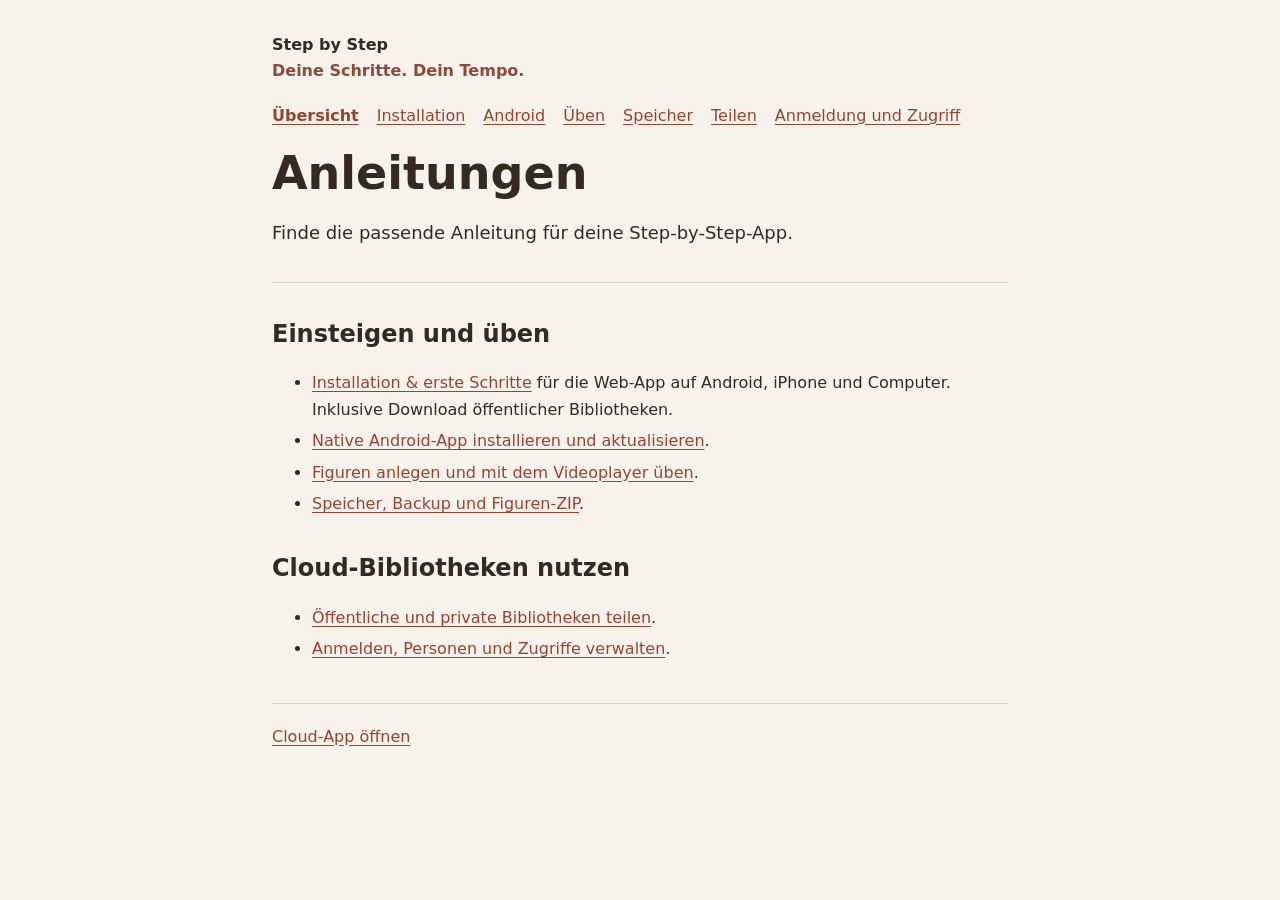
<file: pwa/anleitungen/index.html>
<!doctype html>
<html lang="de-CH">
<head>
  <meta charset="utf-8">
  <meta name="viewport" content="width=device-width, initial-scale=1">
  <meta name="description" content="Finde die passende Anleitung für deine Step-by-Step-App.">
  <title>Anleitungen · Step by Step</title>
  <link rel="stylesheet" href="anleitungen.css">
</head>
<body>
  <a class="skip-link" href="#inhalt">Zum Inhalt</a>
  <main id="inhalt">
    <header>
      <a class="brand" href="../">Step by Step</a>
      <div class="tagline">Deine Schritte. Dein Tempo.</div>
      <nav class="guide-nav" aria-label="Anleitungen">
      <a href="index.html" aria-current="page">Übersicht</a>
      <a href="installation.html">Installation</a>
      <a href="android.html">Android</a>
      <a href="ueben.html">Üben</a>
      <a href="speicher.html">Speicher</a>
      <a href="teilen.html">Teilen</a>
      <a href="benutzerverwaltung.html">Anmeldung und Zugriff</a>
      </nav>
      <h1>Anleitungen</h1>
      <p class="intro">Finde die passende Anleitung für deine Step-by-Step-App.</p>
    </header>
<section><h2>Einsteigen und üben</h2>
<ul>
<li><a href="installation.html">Installation &amp; erste Schritte</a> für die Web-App auf Android, iPhone und Computer. Inklusive Download öffentlicher Bibliotheken.</li>
<li><a href="android.html">Native Android-App installieren und aktualisieren</a>.</li>
<li><a href="ueben.html">Figuren anlegen und mit dem Videoplayer üben</a>.</li>
<li><a href="speicher.html">Speicher, Backup und Figuren-ZIP</a>.</li>
</ul></section>
<section><h2>Cloud-Bibliotheken nutzen</h2><ul>
<li><a href="teilen.html">Öffentliche und private Bibliotheken teilen</a>.</li>
<li><a href="benutzerverwaltung.html">Anmelden, Personen und Zugriffe verwalten</a>.</li>
</ul></section>
    <footer>
      <a href="../">Cloud-App öffnen</a>
    </footer>
  </main>
</body>
</html>
</file>
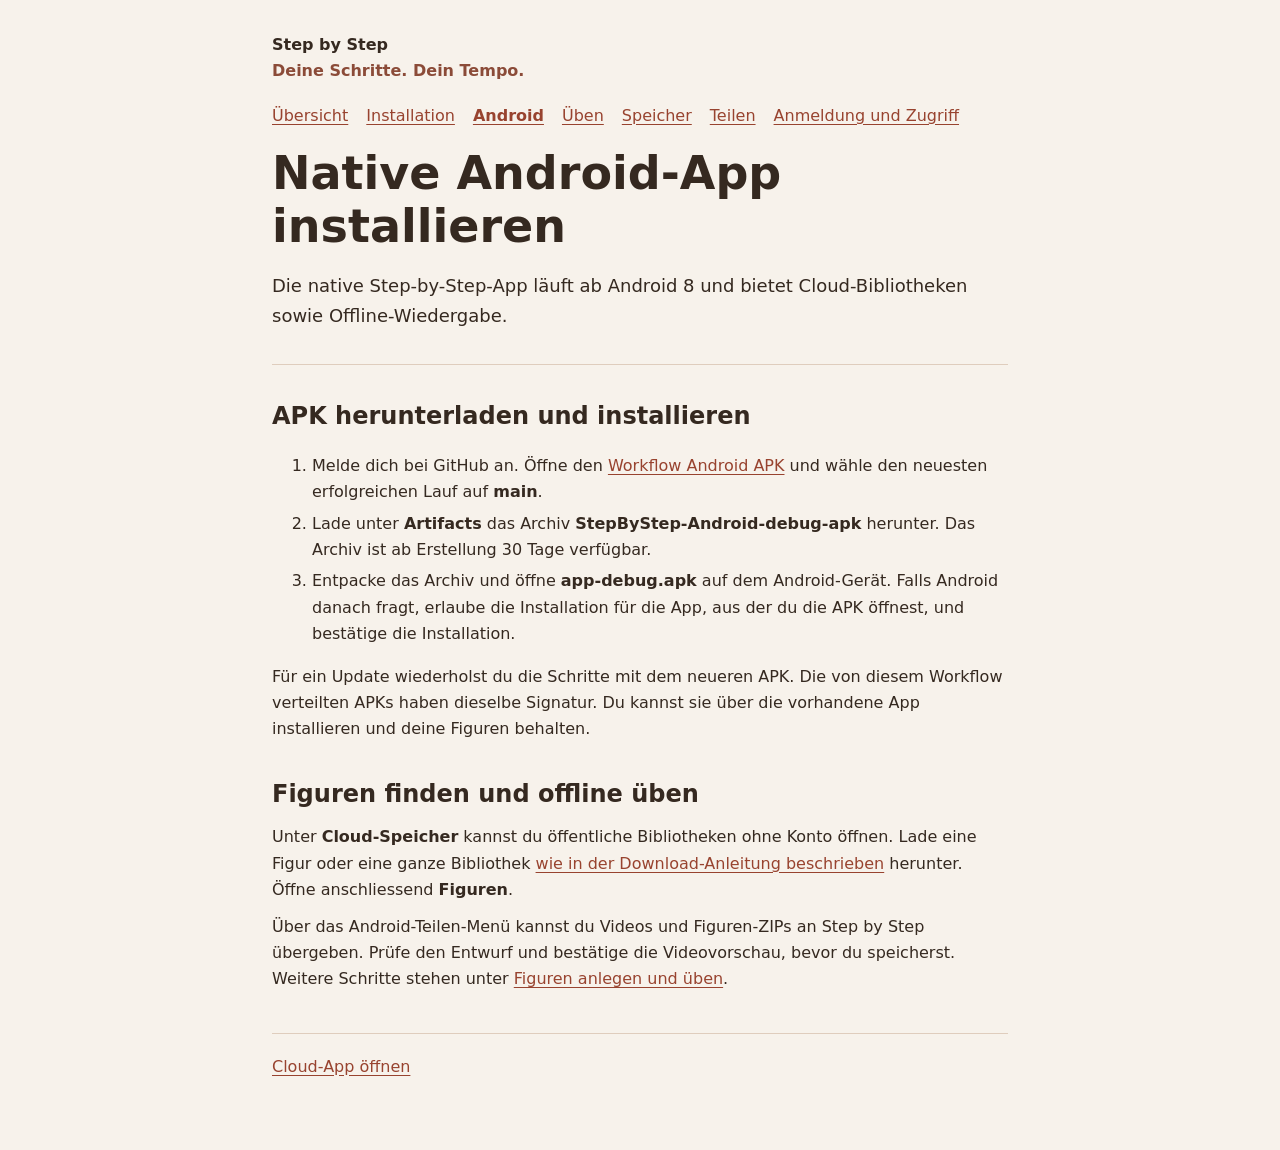
<file: pwa/anleitungen/android.html>
<!doctype html>
<html lang="de-CH">
<head>
  <meta charset="utf-8">
  <meta name="viewport" content="width=device-width, initial-scale=1">
  <meta name="description" content="Die native Step-by-Step-App läuft ab Android 8 und bietet Cloud-Bibliotheken sowie Offline-Wiedergabe.">
  <title>Native Android-App installieren · Step by Step</title>
  <link rel="stylesheet" href="anleitungen.css">
</head>
<body>
  <a class="skip-link" href="#inhalt">Zum Inhalt</a>
  <main id="inhalt">
    <header>
      <a class="brand" href="../">Step by Step</a>
      <div class="tagline">Deine Schritte. Dein Tempo.</div>
      <nav class="guide-nav" aria-label="Anleitungen">
      <a href="index.html">Übersicht</a>
      <a href="installation.html">Installation</a>
      <a href="android.html" aria-current="page">Android</a>
      <a href="ueben.html">Üben</a>
      <a href="speicher.html">Speicher</a>
      <a href="teilen.html">Teilen</a>
      <a href="benutzerverwaltung.html">Anmeldung und Zugriff</a>
      </nav>
      <h1>Native Android-App installieren</h1>
      <p class="intro">Die native Step-by-Step-App läuft ab Android 8 und bietet Cloud-Bibliotheken sowie Offline-Wiedergabe.</p>
    </header>
<section><h2>APK herunterladen und installieren</h2><ol>
<li>Melde dich bei GitHub an. Öffne den <a href="https://github.com/rodriges17/StepByStepCloudAndroid/actions/workflows/android-apk.yml">Workflow Android APK</a> und wähle den neuesten erfolgreichen Lauf auf <strong>main</strong>.</li>
<li>Lade unter <strong>Artifacts</strong> das Archiv <strong>StepByStep-Android-debug-apk</strong> herunter. Das Archiv ist ab Erstellung 30 Tage verfügbar.</li>
<li>Entpacke das Archiv und öffne <strong>app-debug.apk</strong> auf dem Android-Gerät. Falls Android danach fragt, erlaube die Installation für die App, aus der du die APK öffnest, und bestätige die Installation.</li>
</ol>
<p>Für ein Update wiederholst du die Schritte mit dem neueren APK. Die von diesem Workflow verteilten APKs haben dieselbe Signatur. Du kannst sie über die vorhandene App installieren und deine Figuren behalten.</p></section>
<section><h2>Figuren finden und offline üben</h2>
<p>Unter <strong>Cloud-Speicher</strong> kannst du öffentliche Bibliotheken ohne Konto öffnen. Lade eine Figur oder eine ganze Bibliothek <a href="installation.html#downloads">wie in der Download-Anleitung beschrieben</a> herunter. Öffne anschliessend <strong>Figuren</strong>.</p>
<p>Über das Android-Teilen-Menü kannst du Videos und Figuren-ZIPs an Step by Step übergeben. Prüfe den Entwurf und bestätige die Videovorschau, bevor du speicherst. Weitere Schritte stehen unter <a href="ueben.html">Figuren anlegen und üben</a>.</p></section>
    <footer>
      <a href="../">Cloud-App öffnen</a>
    </footer>
  </main>
</body>
</html>
</file>
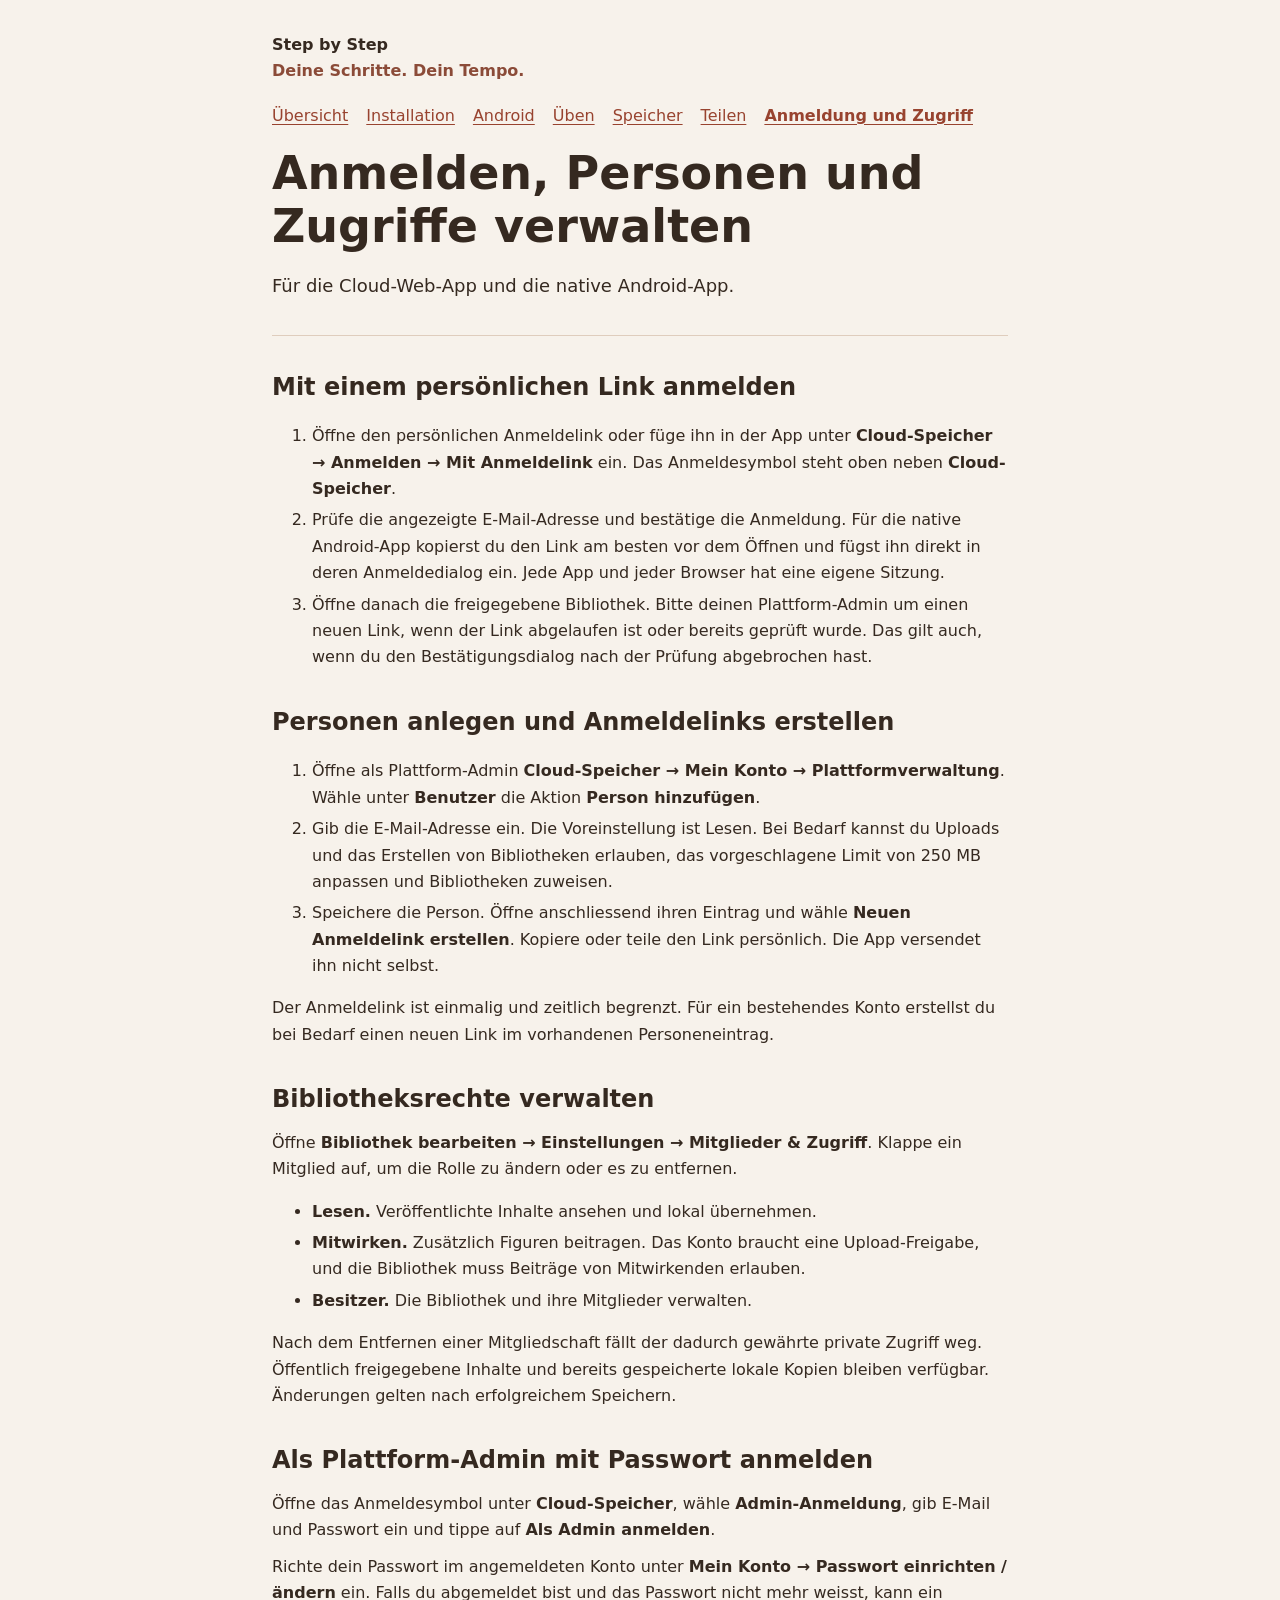
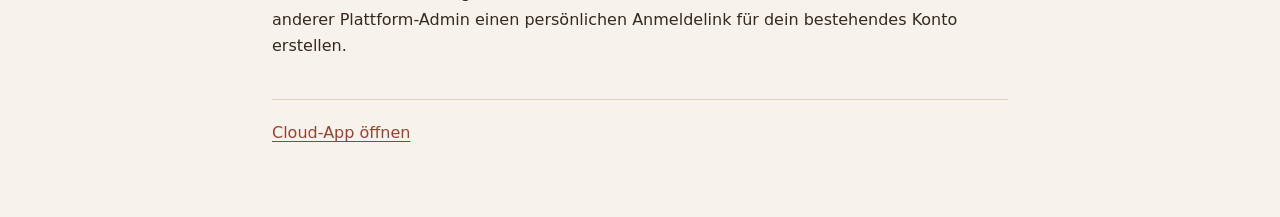
<file: pwa/anleitungen/benutzerverwaltung.html>
<!doctype html>
<html lang="de-CH">
<head>
  <meta charset="utf-8">
  <meta name="viewport" content="width=device-width, initial-scale=1">
  <meta name="description" content="Für die Cloud-Web-App und die native Android-App.">
  <title>Anmelden, Personen und Zugriffe verwalten · Step by Step</title>
  <link rel="stylesheet" href="anleitungen.css">
</head>
<body>
  <a class="skip-link" href="#inhalt">Zum Inhalt</a>
  <main id="inhalt">
    <header>
      <a class="brand" href="../">Step by Step</a>
      <div class="tagline">Deine Schritte. Dein Tempo.</div>
      <nav class="guide-nav" aria-label="Anleitungen">
      <a href="index.html">Übersicht</a>
      <a href="installation.html">Installation</a>
      <a href="android.html">Android</a>
      <a href="ueben.html">Üben</a>
      <a href="speicher.html">Speicher</a>
      <a href="teilen.html">Teilen</a>
      <a href="benutzerverwaltung.html" aria-current="page">Anmeldung und Zugriff</a>
      </nav>
      <h1>Anmelden, Personen und Zugriffe verwalten</h1>
      <p class="intro">Für die Cloud-Web-App und die native Android-App.</p>
    </header>
<section id="anmeldelink"><h2>Mit einem persönlichen Link anmelden</h2>
<ol><li>Öffne den persönlichen Anmeldelink oder füge ihn in der App unter <strong>Cloud-Speicher → Anmelden → Mit Anmeldelink</strong> ein. Das Anmeldesymbol steht oben neben <strong>Cloud-Speicher</strong>.</li>
<li>Prüfe die angezeigte E-Mail-Adresse und bestätige die Anmeldung. Für die native Android-App kopierst du den Link am besten vor dem Öffnen und fügst ihn direkt in deren Anmeldedialog ein. Jede App und jeder Browser hat eine eigene Sitzung.</li>
<li>Öffne danach die freigegebene Bibliothek. Bitte deinen Plattform-Admin um einen neuen Link, wenn der Link abgelaufen ist oder bereits geprüft wurde. Das gilt auch, wenn du den Bestätigungsdialog nach der Prüfung abgebrochen hast.</li></ol>
</section>
<section><h2>Personen anlegen und Anmeldelinks erstellen</h2>
<ol><li>Öffne als Plattform-Admin <strong>Cloud-Speicher → Mein Konto → Plattformverwaltung</strong>. Wähle unter <strong>Benutzer</strong> die Aktion <strong>Person hinzufügen</strong>.</li>
<li>Gib die E-Mail-Adresse ein. Die Voreinstellung ist Lesen. Bei Bedarf kannst du Uploads und das Erstellen von Bibliotheken erlauben, das vorgeschlagene Limit von 250 MB anpassen und Bibliotheken zuweisen.</li>
<li>Speichere die Person. Öffne anschliessend ihren Eintrag und wähle <strong>Neuen Anmeldelink erstellen</strong>. Kopiere oder teile den Link persönlich. Die App versendet ihn nicht selbst.</li></ol>
<p>Der Anmeldelink ist einmalig und zeitlich begrenzt. Für ein bestehendes Konto erstellst du bei Bedarf einen neuen Link im vorhandenen Personeneintrag.</p>
</section>
<section><h2>Bibliotheksrechte verwalten</h2>
<p>Öffne <strong>Bibliothek bearbeiten → Einstellungen → Mitglieder &amp; Zugriff</strong>. Klappe ein Mitglied auf, um die Rolle zu ändern oder es zu entfernen.</p>
<ul><li><strong>Lesen.</strong> Veröffentlichte Inhalte ansehen und lokal übernehmen.</li><li><strong>Mitwirken.</strong> Zusätzlich Figuren beitragen. Das Konto braucht eine Upload-Freigabe, und die Bibliothek muss Beiträge von Mitwirkenden erlauben.</li><li><strong>Besitzer.</strong> Die Bibliothek und ihre Mitglieder verwalten.</li></ul>
<p>Nach dem Entfernen einer Mitgliedschaft fällt der dadurch gewährte private Zugriff weg. Öffentlich freigegebene Inhalte und bereits gespeicherte lokale Kopien bleiben verfügbar. Änderungen gelten nach erfolgreichem Speichern.</p>
</section>
<section id="admin-passwort"><h2>Als Plattform-Admin mit Passwort anmelden</h2>
<p>Öffne das Anmeldesymbol unter <strong>Cloud-Speicher</strong>, wähle <strong>Admin-Anmeldung</strong>, gib E-Mail und Passwort ein und tippe auf <strong>Als Admin anmelden</strong>.</p>
<p>Richte dein Passwort im angemeldeten Konto unter <strong>Mein Konto → Passwort einrichten / ändern</strong> ein. Falls du abgemeldet bist und das Passwort nicht mehr weisst, kann ein anderer Plattform-Admin einen persönlichen Anmeldelink für dein bestehendes Konto erstellen.</p>
</section>
    <footer>
      <a href="../">Cloud-App öffnen</a>
    </footer>
  </main>
</body>
</html>
</file>
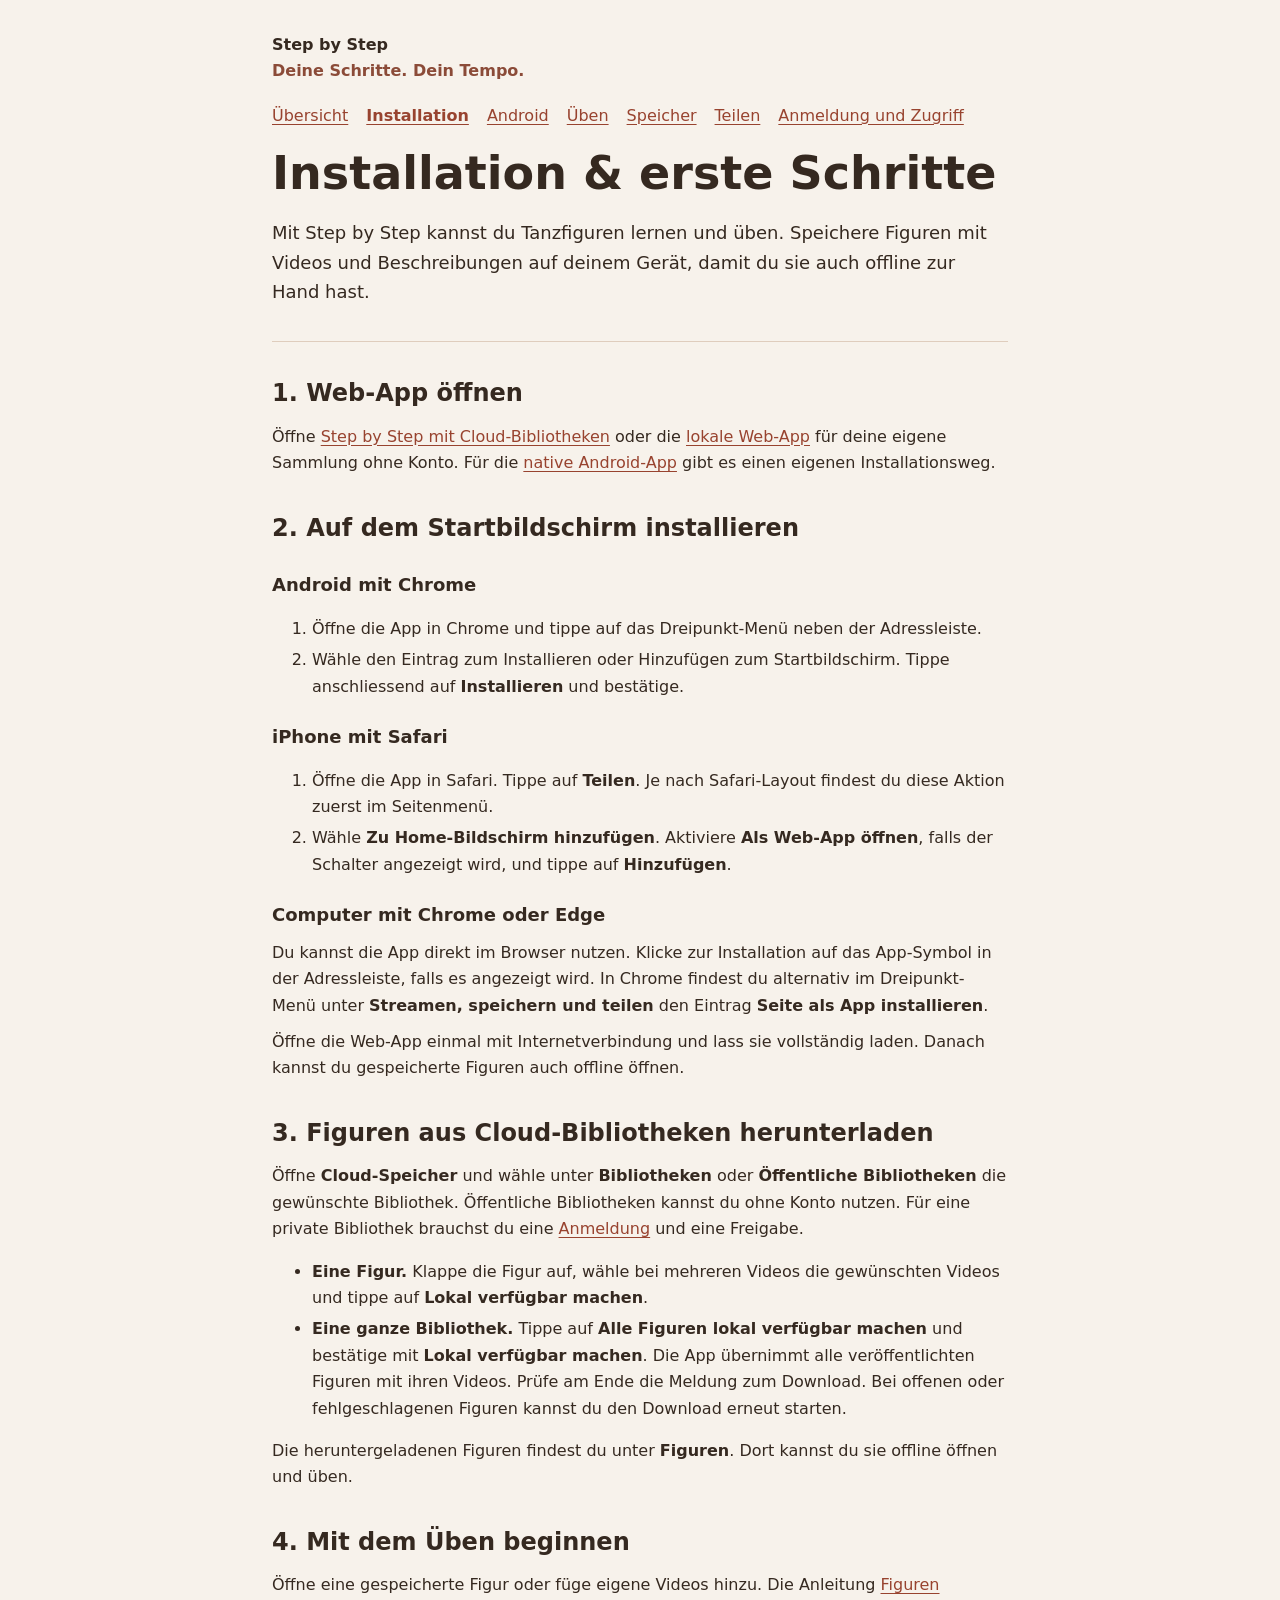
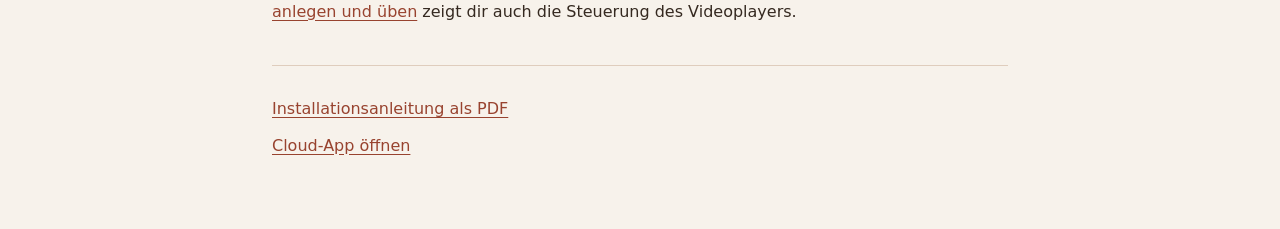
<file: pwa/anleitungen/installation.html>
<!doctype html>
<html lang="de-CH">
<head>
  <meta charset="utf-8">
  <meta name="viewport" content="width=device-width, initial-scale=1">
  <meta name="description" content="Mit Step by Step kannst du Tanzfiguren lernen und üben. Speichere Figuren mit Videos und Beschreibungen auf deinem Gerät, damit du sie auch offline zur Hand hast.">
  <title>Installation &amp; erste Schritte · Step by Step</title>
  <link rel="stylesheet" href="anleitungen.css">
</head>
<body>
  <a class="skip-link" href="#inhalt">Zum Inhalt</a>
  <main id="inhalt">
    <header>
      <a class="brand" href="../">Step by Step</a>
      <div class="tagline">Deine Schritte. Dein Tempo.</div>
      <nav class="guide-nav" aria-label="Anleitungen">
      <a href="index.html">Übersicht</a>
      <a href="installation.html" aria-current="page">Installation</a>
      <a href="android.html">Android</a>
      <a href="ueben.html">Üben</a>
      <a href="speicher.html">Speicher</a>
      <a href="teilen.html">Teilen</a>
      <a href="benutzerverwaltung.html">Anmeldung und Zugriff</a>
      </nav>
      <h1>Installation &amp; erste Schritte</h1>
      <p class="intro">Mit Step by Step kannst du Tanzfiguren lernen und üben. Speichere Figuren mit Videos und Beschreibungen auf deinem Gerät, damit du sie auch offline zur Hand hast.</p>
    </header>
<section><h2>1. Web-App öffnen</h2>
<p>Öffne <a href="https://rodriges17.github.io/StepByStepCloudPWA/">Step by Step mit Cloud-Bibliotheken</a> oder die <a href="https://rodriges17.github.io/StepByStepLocalPWA/">lokale Web-App</a> für deine eigene Sammlung ohne Konto. Für die <a href="android.html">native Android-App</a> gibt es einen eigenen Installationsweg.</p>
</section>
<section><h2>2. Auf dem Startbildschirm installieren</h2>
<h3>Android mit Chrome</h3><ol>
<li>Öffne die App in Chrome und tippe auf das Dreipunkt-Menü neben der Adressleiste.</li>
<li>Wähle den Eintrag zum Installieren oder Hinzufügen zum Startbildschirm. Tippe anschliessend auf <strong>Installieren</strong> und bestätige.</li>
</ol>
<h3>iPhone mit Safari</h3><ol>
<li>Öffne die App in Safari. Tippe auf <strong>Teilen</strong>. Je nach Safari-Layout findest du diese Aktion zuerst im Seitenmenü.</li>
<li>Wähle <strong>Zu Home-Bildschirm hinzufügen</strong>. Aktiviere <strong>Als Web-App öffnen</strong>, falls der Schalter angezeigt wird, und tippe auf <strong>Hinzufügen</strong>.</li>
</ol>
<h3>Computer mit Chrome oder Edge</h3>
<p>Du kannst die App direkt im Browser nutzen. Klicke zur Installation auf das App-Symbol in der Adressleiste, falls es angezeigt wird. In Chrome findest du alternativ im Dreipunkt-Menü unter <strong>Streamen, speichern und teilen</strong> den Eintrag <strong>Seite als App installieren</strong>.</p>
<p>Öffne die Web-App einmal mit Internetverbindung und lass sie vollständig laden. Danach kannst du gespeicherte Figuren auch offline öffnen.</p>
</section>
<section id="downloads"><h2>3. Figuren aus Cloud-Bibliotheken herunterladen</h2>
<p>Öffne <strong>Cloud-Speicher</strong> und wähle unter <strong>Bibliotheken</strong> oder <strong>Öffentliche Bibliotheken</strong> die gewünschte Bibliothek. Öffentliche Bibliotheken kannst du ohne Konto nutzen. Für eine private Bibliothek brauchst du eine <a href="benutzerverwaltung.html">Anmeldung</a> und eine Freigabe.</p>
<ul>
<li><strong>Eine Figur.</strong> Klappe die Figur auf, wähle bei mehreren Videos die gewünschten Videos und tippe auf <strong>Lokal verfügbar machen</strong>.</li>
<li><strong>Eine ganze Bibliothek.</strong> Tippe auf <strong>Alle Figuren lokal verfügbar machen</strong> und bestätige mit <strong>Lokal verfügbar machen</strong>. Die App übernimmt alle veröffentlichten Figuren mit ihren Videos. Prüfe am Ende die Meldung zum Download. Bei offenen oder fehlgeschlagenen Figuren kannst du den Download erneut starten.</li>
</ul>
<p>Die heruntergeladenen Figuren findest du unter <strong>Figuren</strong>. Dort kannst du sie offline öffnen und üben.</p>
</section>
<section><h2>4. Mit dem Üben beginnen</h2>
<p>Öffne eine gespeicherte Figur oder füge eigene Videos hinzu. Die Anleitung <a href="ueben.html">Figuren anlegen und üben</a> zeigt dir auch die Steuerung des Videoplayers.</p>
</section>
    <footer>
    <p><a href="Step_by_Step_Installationsanleitung.pdf">Installationsanleitung als PDF</a></p>
      <a href="../">Cloud-App öffnen</a>
    </footer>
  </main>
</body>
</html>
</file>
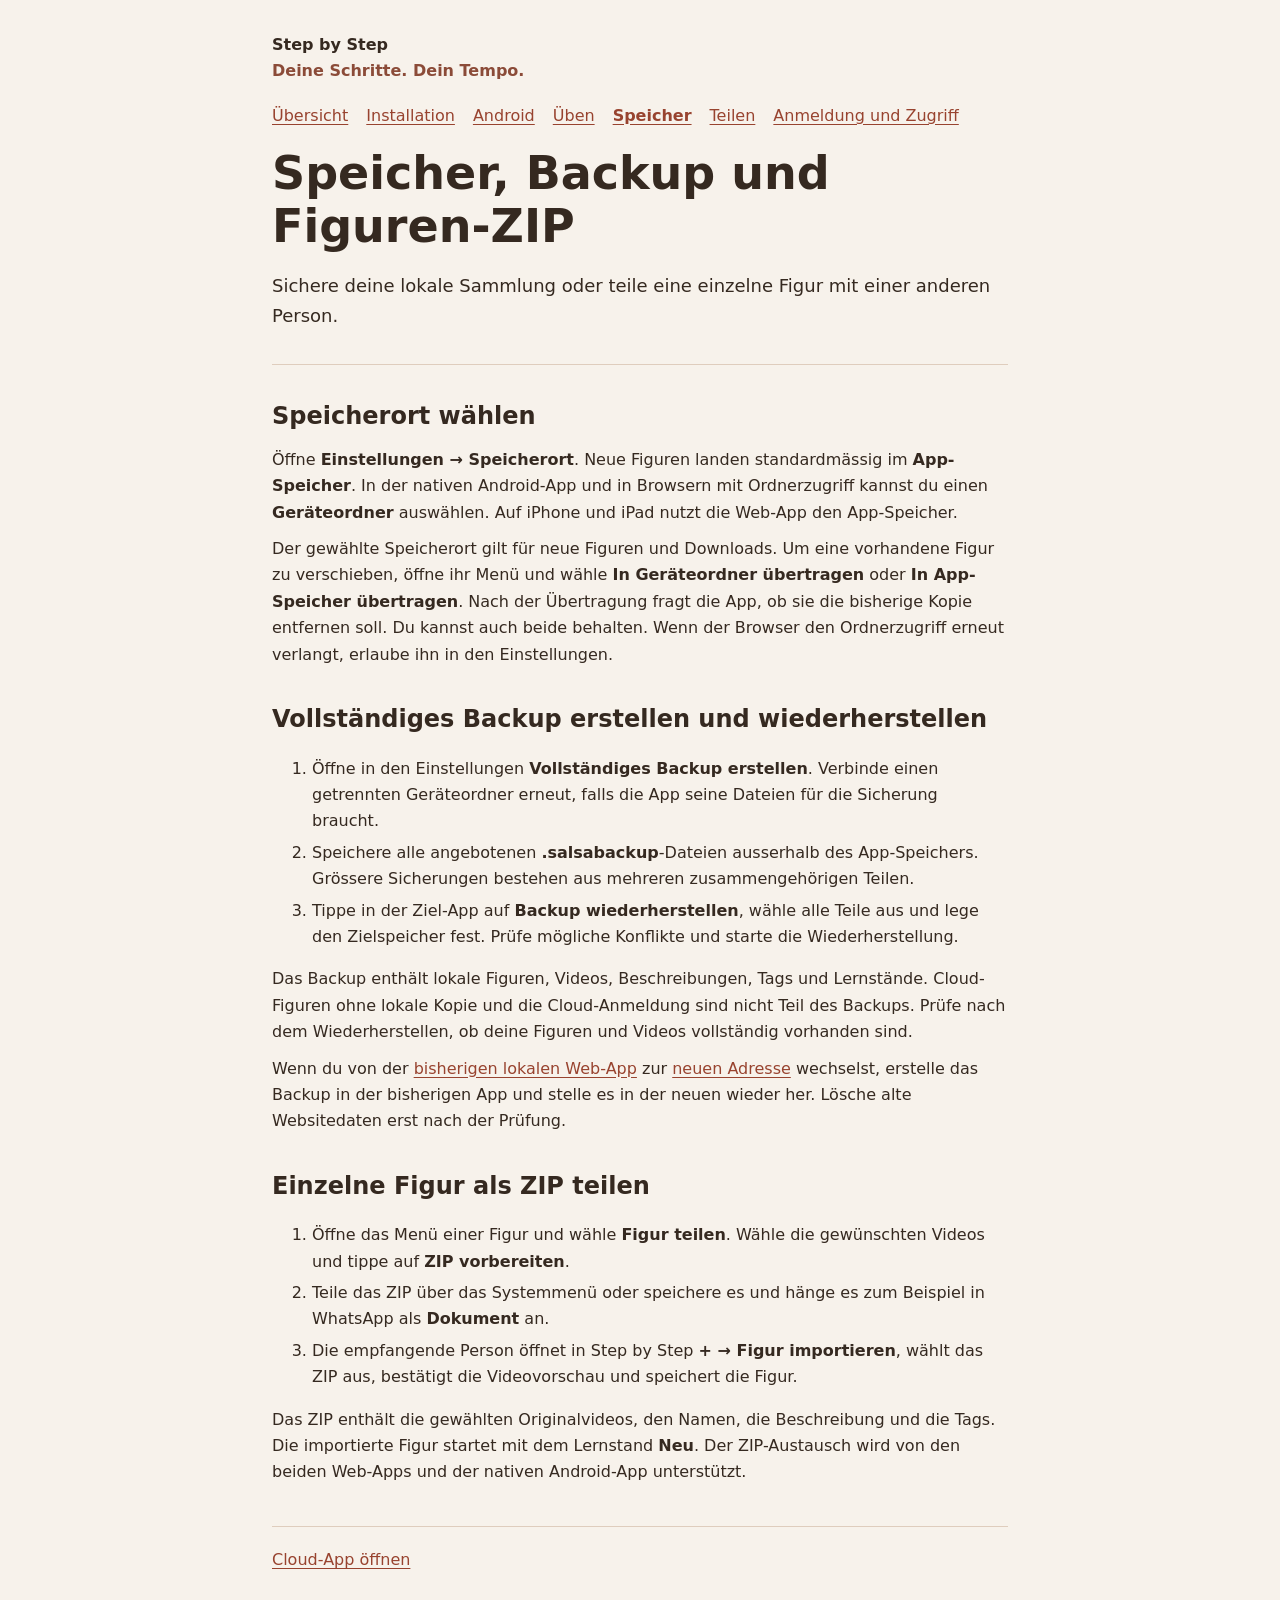
<file: pwa/anleitungen/speicher.html>
<!doctype html>
<html lang="de-CH">
<head>
  <meta charset="utf-8">
  <meta name="viewport" content="width=device-width, initial-scale=1">
  <meta name="description" content="Sichere deine lokale Sammlung oder teile eine einzelne Figur mit einer anderen Person.">
  <title>Speicher, Backup und Figuren-ZIP · Step by Step</title>
  <link rel="stylesheet" href="anleitungen.css">
</head>
<body>
  <a class="skip-link" href="#inhalt">Zum Inhalt</a>
  <main id="inhalt">
    <header>
      <a class="brand" href="../">Step by Step</a>
      <div class="tagline">Deine Schritte. Dein Tempo.</div>
      <nav class="guide-nav" aria-label="Anleitungen">
      <a href="index.html">Übersicht</a>
      <a href="installation.html">Installation</a>
      <a href="android.html">Android</a>
      <a href="ueben.html">Üben</a>
      <a href="speicher.html" aria-current="page">Speicher</a>
      <a href="teilen.html">Teilen</a>
      <a href="benutzerverwaltung.html">Anmeldung und Zugriff</a>
      </nav>
      <h1>Speicher, Backup und Figuren-ZIP</h1>
      <p class="intro">Sichere deine lokale Sammlung oder teile eine einzelne Figur mit einer anderen Person.</p>
    </header>
<section><h2>Speicherort wählen</h2>
<p>Öffne <strong>Einstellungen → Speicherort</strong>. Neue Figuren landen standardmässig im <strong>App-Speicher</strong>. In der nativen Android-App und in Browsern mit Ordnerzugriff kannst du einen <strong>Geräteordner</strong> auswählen. Auf iPhone und iPad nutzt die Web-App den App-Speicher.</p>
<p>Der gewählte Speicherort gilt für neue Figuren und Downloads. Um eine vorhandene Figur zu verschieben, öffne ihr Menü und wähle <strong>In Geräteordner übertragen</strong> oder <strong>In App-Speicher übertragen</strong>. Nach der Übertragung fragt die App, ob sie die bisherige Kopie entfernen soll. Du kannst auch beide behalten. Wenn der Browser den Ordnerzugriff erneut verlangt, erlaube ihn in den Einstellungen.</p></section>
<section><h2>Vollständiges Backup erstellen und wiederherstellen</h2>
<ol><li>Öffne in den Einstellungen <strong>Vollständiges Backup erstellen</strong>. Verbinde einen getrennten Geräteordner erneut, falls die App seine Dateien für die Sicherung braucht.</li>
<li>Speichere alle angebotenen <strong>.salsabackup</strong>-Dateien ausserhalb des App-Speichers. Grössere Sicherungen bestehen aus mehreren zusammengehörigen Teilen.</li>
<li>Tippe in der Ziel-App auf <strong>Backup wiederherstellen</strong>, wähle alle Teile aus und lege den Zielspeicher fest. Prüfe mögliche Konflikte und starte die Wiederherstellung.</li></ol>
<p>Das Backup enthält lokale Figuren, Videos, Beschreibungen, Tags und Lernstände. Cloud-Figuren ohne lokale Kopie und die Cloud-Anmeldung sind nicht Teil des Backups. Prüfe nach dem Wiederherstellen, ob deine Figuren und Videos vollständig vorhanden sind.</p>
<p>Wenn du von der <a href="https://rodriges17.github.io/StepByStepCloudIOS/">bisherigen lokalen Web-App</a> zur <a href="https://rodriges17.github.io/StepByStepLocalPWA/">neuen Adresse</a> wechselst, erstelle das Backup in der bisherigen App und stelle es in der neuen wieder her. Lösche alte Websitedaten erst nach der Prüfung.</p>
</section>
<section><h2>Einzelne Figur als ZIP teilen</h2>
<ol><li>Öffne das Menü einer Figur und wähle <strong>Figur teilen</strong>. Wähle die gewünschten Videos und tippe auf <strong>ZIP vorbereiten</strong>.</li>
<li>Teile das ZIP über das Systemmenü oder speichere es und hänge es zum Beispiel in WhatsApp als <strong>Dokument</strong> an.</li>
<li>Die empfangende Person öffnet in Step by Step <strong>+ → Figur importieren</strong>, wählt das ZIP aus, bestätigt die Videovorschau und speichert die Figur.</li></ol>
<p>Das ZIP enthält die gewählten Originalvideos, den Namen, die Beschreibung und die Tags. Die importierte Figur startet mit dem Lernstand <strong>Neu</strong>. Der ZIP-Austausch wird von den beiden Web-Apps und der nativen Android-App unterstützt.</p></section>
    <footer>
      <a href="../">Cloud-App öffnen</a>
    </footer>
  </main>
</body>
</html>
</file>
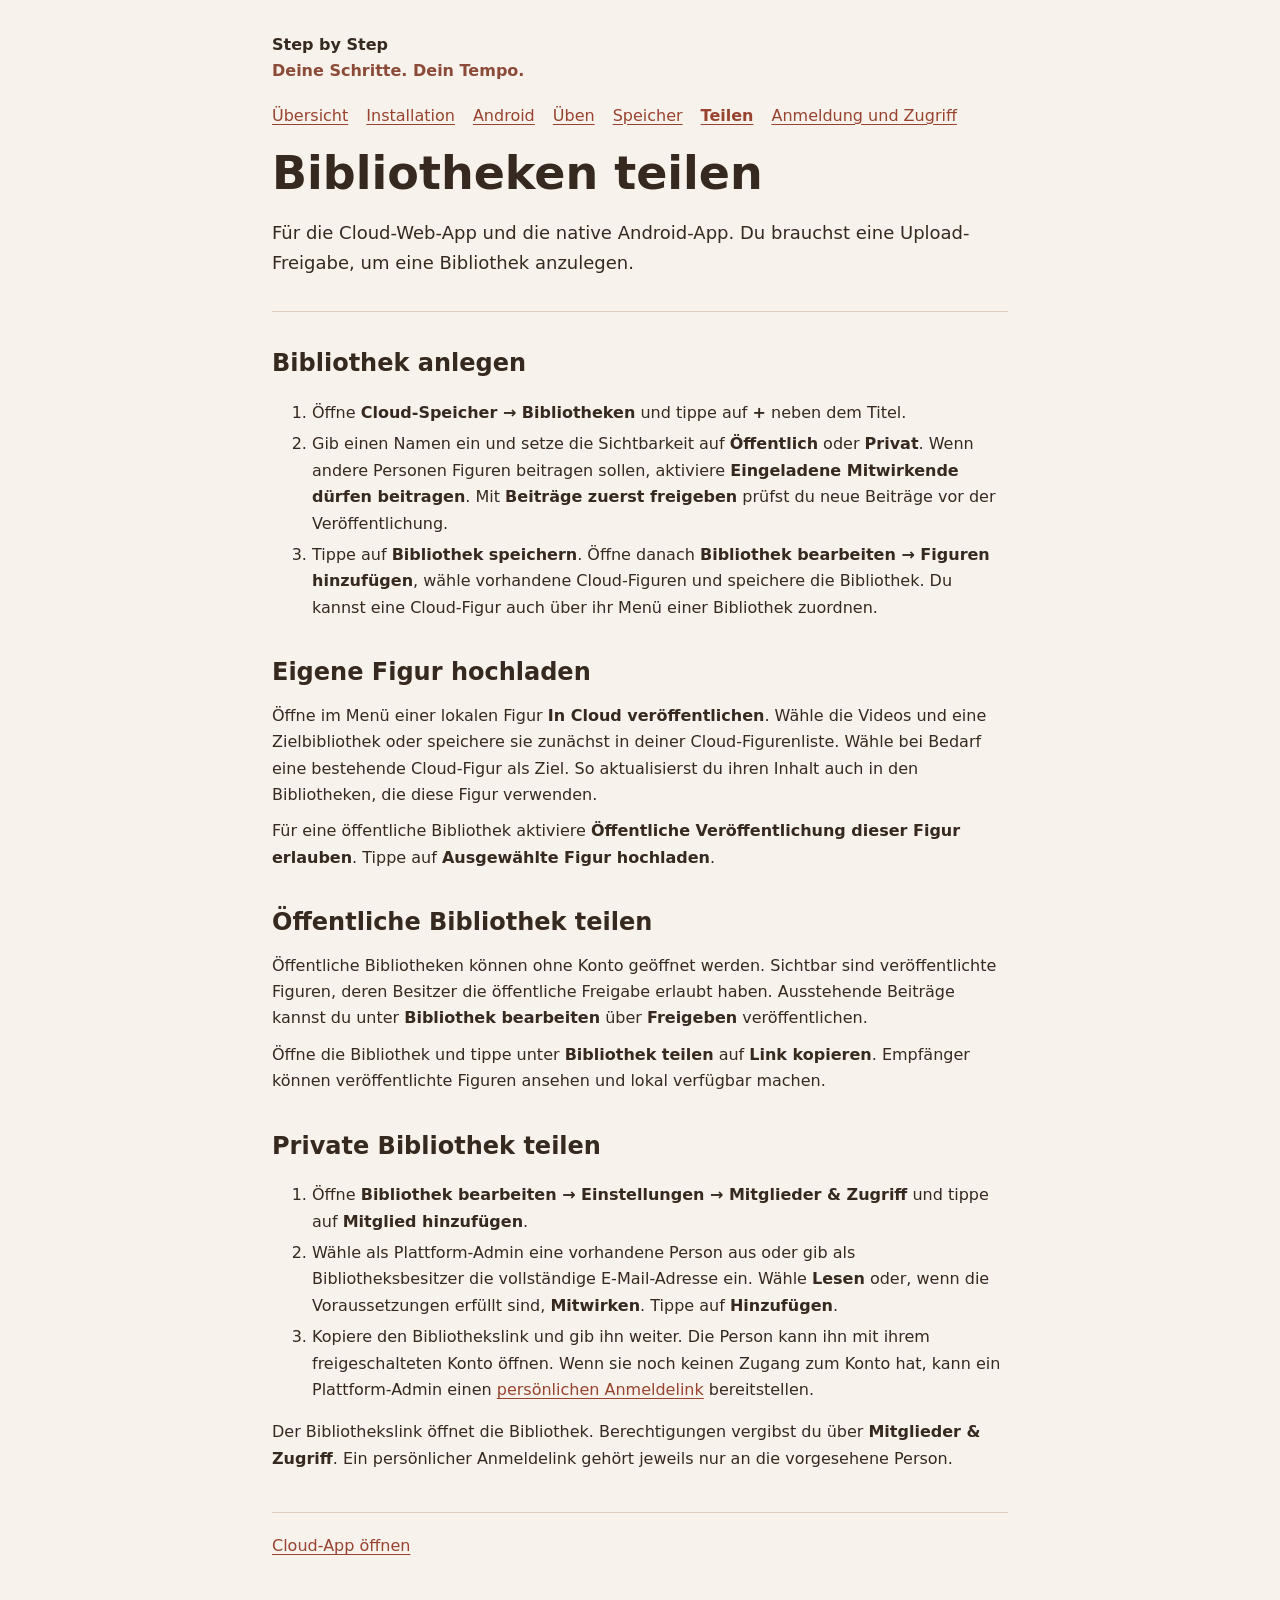
<file: pwa/anleitungen/teilen.html>
<!doctype html>
<html lang="de-CH">
<head>
  <meta charset="utf-8">
  <meta name="viewport" content="width=device-width, initial-scale=1">
  <meta name="description" content="Für die Cloud-Web-App und die native Android-App. Du brauchst eine Upload-Freigabe, um eine Bibliothek anzulegen.">
  <title>Bibliotheken teilen · Step by Step</title>
  <link rel="stylesheet" href="anleitungen.css">
</head>
<body>
  <a class="skip-link" href="#inhalt">Zum Inhalt</a>
  <main id="inhalt">
    <header>
      <a class="brand" href="../">Step by Step</a>
      <div class="tagline">Deine Schritte. Dein Tempo.</div>
      <nav class="guide-nav" aria-label="Anleitungen">
      <a href="index.html">Übersicht</a>
      <a href="installation.html">Installation</a>
      <a href="android.html">Android</a>
      <a href="ueben.html">Üben</a>
      <a href="speicher.html">Speicher</a>
      <a href="teilen.html" aria-current="page">Teilen</a>
      <a href="benutzerverwaltung.html">Anmeldung und Zugriff</a>
      </nav>
      <h1>Bibliotheken teilen</h1>
      <p class="intro">Für die Cloud-Web-App und die native Android-App. Du brauchst eine Upload-Freigabe, um eine Bibliothek anzulegen.</p>
    </header>
<section><h2>Bibliothek anlegen</h2>
<ol><li>Öffne <strong>Cloud-Speicher → Bibliotheken</strong> und tippe auf <strong>+</strong> neben dem Titel.</li>
<li>Gib einen Namen ein und setze die Sichtbarkeit auf <strong>Öffentlich</strong> oder <strong>Privat</strong>. Wenn andere Personen Figuren beitragen sollen, aktiviere <strong>Eingeladene Mitwirkende dürfen beitragen</strong>. Mit <strong>Beiträge zuerst freigeben</strong> prüfst du neue Beiträge vor der Veröffentlichung.</li>
<li>Tippe auf <strong>Bibliothek speichern</strong>. Öffne danach <strong>Bibliothek bearbeiten → Figuren hinzufügen</strong>, wähle vorhandene Cloud-Figuren und speichere die Bibliothek. Du kannst eine Cloud-Figur auch über ihr Menü einer Bibliothek zuordnen.</li></ol>
</section>
<section><h2>Eigene Figur hochladen</h2>
<p>Öffne im Menü einer lokalen Figur <strong>In Cloud veröffentlichen</strong>. Wähle die Videos und eine Zielbibliothek oder speichere sie zunächst in deiner Cloud-Figurenliste. Wähle bei Bedarf eine bestehende Cloud-Figur als Ziel. So aktualisierst du ihren Inhalt auch in den Bibliotheken, die diese Figur verwenden.</p>
<p>Für eine öffentliche Bibliothek aktiviere <strong>Öffentliche Veröffentlichung dieser Figur erlauben</strong>. Tippe auf <strong>Ausgewählte Figur hochladen</strong>.</p></section>
<section><h2>Öffentliche Bibliothek teilen</h2>
<p>Öffentliche Bibliotheken können ohne Konto geöffnet werden. Sichtbar sind veröffentlichte Figuren, deren Besitzer die öffentliche Freigabe erlaubt haben. Ausstehende Beiträge kannst du unter <strong>Bibliothek bearbeiten</strong> über <strong>Freigeben</strong> veröffentlichen.</p>
<p>Öffne die Bibliothek und tippe unter <strong>Bibliothek teilen</strong> auf <strong>Link kopieren</strong>. Empfänger können veröffentlichte Figuren ansehen und lokal verfügbar machen.</p>
</section>
<section><h2>Private Bibliothek teilen</h2>
<ol><li>Öffne <strong>Bibliothek bearbeiten → Einstellungen → Mitglieder &amp; Zugriff</strong> und tippe auf <strong>Mitglied hinzufügen</strong>.</li>
<li>Wähle als Plattform-Admin eine vorhandene Person aus oder gib als Bibliotheksbesitzer die vollständige E-Mail-Adresse ein. Wähle <strong>Lesen</strong> oder, wenn die Voraussetzungen erfüllt sind, <strong>Mitwirken</strong>. Tippe auf <strong>Hinzufügen</strong>.</li>
<li>Kopiere den Bibliothekslink und gib ihn weiter. Die Person kann ihn mit ihrem freigeschalteten Konto öffnen. Wenn sie noch keinen Zugang zum Konto hat, kann ein Plattform-Admin einen <a href="benutzerverwaltung.html#anmeldelink">persönlichen Anmeldelink</a> bereitstellen.</li></ol>
<p>Der Bibliothekslink öffnet die Bibliothek. Berechtigungen vergibst du über <strong>Mitglieder &amp; Zugriff</strong>. Ein persönlicher Anmeldelink gehört jeweils nur an die vorgesehene Person.</p>
</section>
    <footer>
      <a href="../">Cloud-App öffnen</a>
    </footer>
  </main>
</body>
</html>
</file>
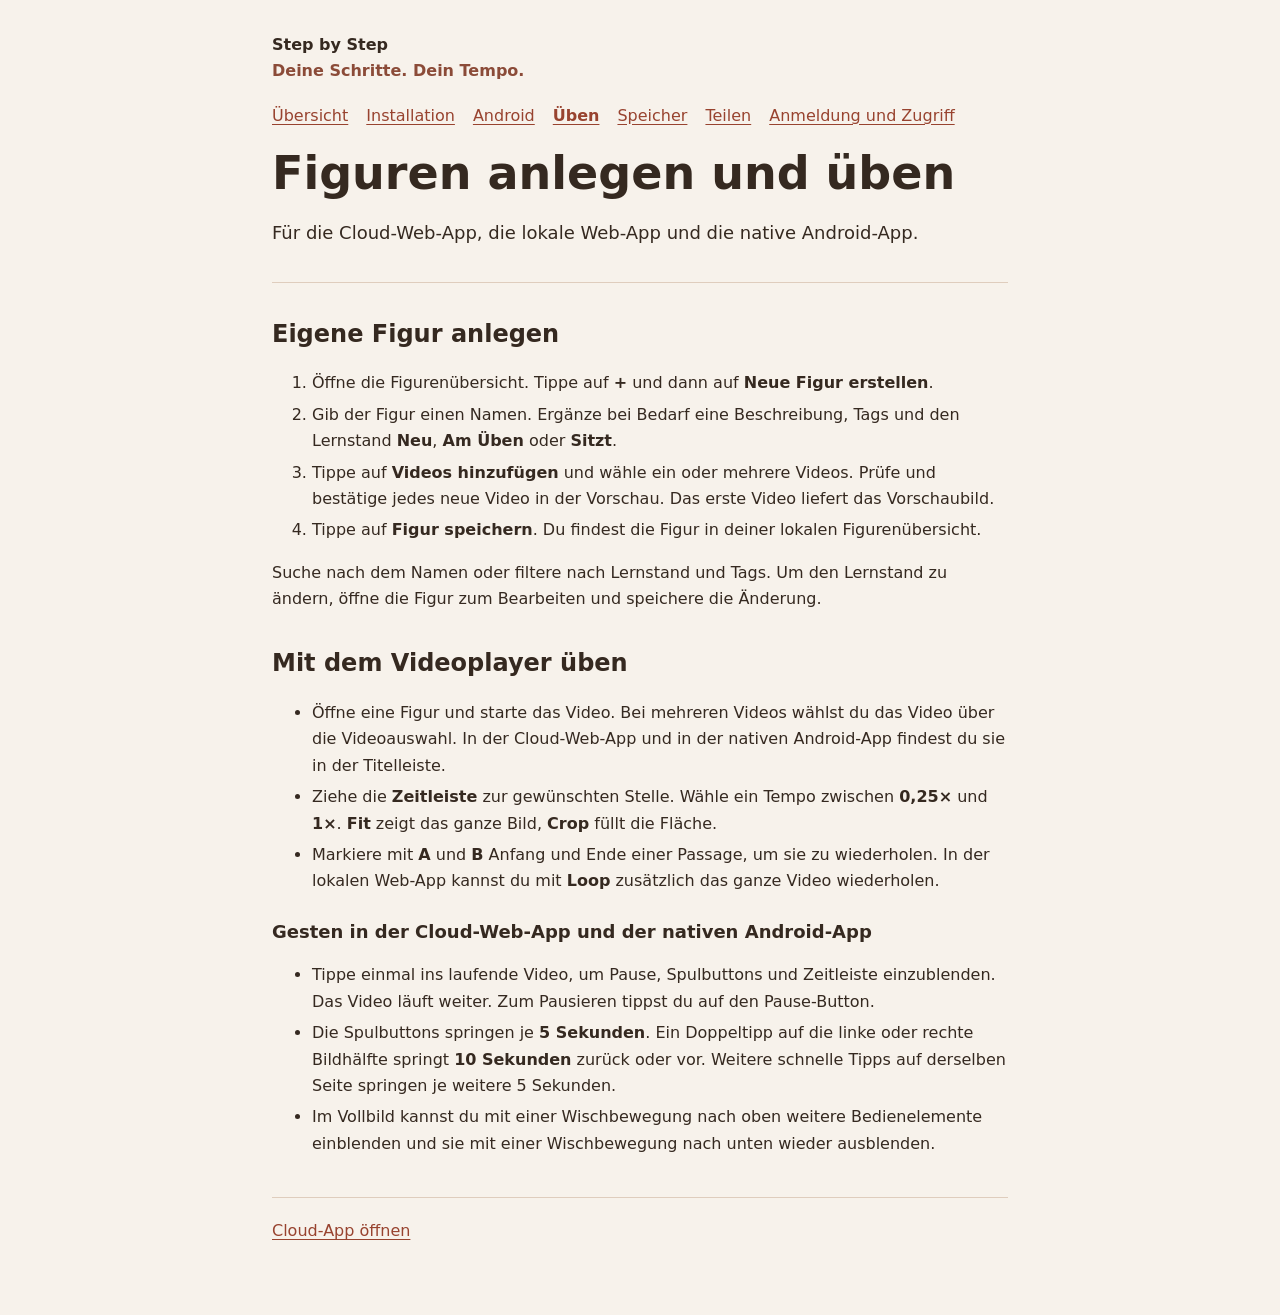
<file: pwa/anleitungen/ueben.html>
<!doctype html>
<html lang="de-CH">
<head>
  <meta charset="utf-8">
  <meta name="viewport" content="width=device-width, initial-scale=1">
  <meta name="description" content="Für die Cloud-Web-App, die lokale Web-App und die native Android-App.">
  <title>Figuren anlegen und üben · Step by Step</title>
  <link rel="stylesheet" href="anleitungen.css">
</head>
<body>
  <a class="skip-link" href="#inhalt">Zum Inhalt</a>
  <main id="inhalt">
    <header>
      <a class="brand" href="../">Step by Step</a>
      <div class="tagline">Deine Schritte. Dein Tempo.</div>
      <nav class="guide-nav" aria-label="Anleitungen">
      <a href="index.html">Übersicht</a>
      <a href="installation.html">Installation</a>
      <a href="android.html">Android</a>
      <a href="ueben.html" aria-current="page">Üben</a>
      <a href="speicher.html">Speicher</a>
      <a href="teilen.html">Teilen</a>
      <a href="benutzerverwaltung.html">Anmeldung und Zugriff</a>
      </nav>
      <h1>Figuren anlegen und üben</h1>
      <p class="intro">Für die Cloud-Web-App, die lokale Web-App und die native Android-App.</p>
    </header>
<section><h2>Eigene Figur anlegen</h2>
<ol><li>Öffne die Figurenübersicht. Tippe auf <strong>+</strong> und dann auf <strong>Neue Figur erstellen</strong>.</li>
<li>Gib der Figur einen Namen. Ergänze bei Bedarf eine Beschreibung, Tags und den Lernstand <strong>Neu</strong>, <strong>Am Üben</strong> oder <strong>Sitzt</strong>.</li>
<li>Tippe auf <strong>Videos hinzufügen</strong> und wähle ein oder mehrere Videos. Prüfe und bestätige jedes neue Video in der Vorschau. Das erste Video liefert das Vorschaubild.</li>
<li>Tippe auf <strong>Figur speichern</strong>. Du findest die Figur in deiner lokalen Figurenübersicht.</li></ol>
<p>Suche nach dem Namen oder filtere nach Lernstand und Tags. Um den Lernstand zu ändern, öffne die Figur zum Bearbeiten und speichere die Änderung.</p></section>
<section><h2>Mit dem Videoplayer üben</h2>
<ul>
<li>Öffne eine Figur und starte das Video. Bei mehreren Videos wählst du das Video über die Videoauswahl. In der Cloud-Web-App und in der nativen Android-App findest du sie in der Titelleiste.</li>
<li>Ziehe die <strong>Zeitleiste</strong> zur gewünschten Stelle. Wähle ein Tempo zwischen <strong>0,25×</strong> und <strong>1×</strong>. <strong>Fit</strong> zeigt das ganze Bild, <strong>Crop</strong> füllt die Fläche.</li>
<li>Markiere mit <strong>A</strong> und <strong>B</strong> Anfang und Ende einer Passage, um sie zu wiederholen. In der lokalen Web-App kannst du mit <strong>Loop</strong> zusätzlich das ganze Video wiederholen.</li>
</ul>
<h3>Gesten in der Cloud-Web-App und der nativen Android-App</h3>
<ul>
<li>Tippe einmal ins laufende Video, um Pause, Spulbuttons und Zeitleiste einzublenden. Das Video läuft weiter. Zum Pausieren tippst du auf den Pause-Button.</li>
<li>Die Spulbuttons springen je <strong>5 Sekunden</strong>. Ein Doppeltipp auf die linke oder rechte Bildhälfte springt <strong>10 Sekunden</strong> zurück oder vor. Weitere schnelle Tipps auf derselben Seite springen je weitere 5 Sekunden.</li>
<li>Im Vollbild kannst du mit einer Wischbewegung nach oben weitere Bedienelemente einblenden und sie mit einer Wischbewegung nach unten wieder ausblenden.</li>
</ul>
</section>
    <footer>
      <a href="../">Cloud-App öffnen</a>
    </footer>
  </main>
</body>
</html>
</file>
<file: pwa/anleitungen/anleitungen.css>
:root { color-scheme: light; }
* { box-sizing: border-box; }

body {
  margin: 0;
  background: #f7f2eb;
  color: #352920;
  font: 16px/1.65 system-ui, -apple-system, "Segoe UI", sans-serif;
}

main {
  max-width: 780px;
  margin: auto;
  padding: 32px 22px 70px;
}

a {
  color: #98432f;
  text-underline-offset: 3px;
}

a:focus-visible {
  outline: 3px solid #98432f;
  outline-offset: 3px;
}

header {
  padding-bottom: 24px;
  border-bottom: 1px solid #dfcdbd;
}

.brand {
  color: inherit;
  font-weight: 750;
  text-decoration: none;
}

.tagline {
  color: #8b4b38;
  font-weight: 650;
}

.guide-nav {
  display: flex;
  flex-wrap: wrap;
  gap: 8px 18px;
  margin-top: 18px;
}

.guide-nav [aria-current="page"] { font-weight: 750; }

.skip-link {
  position: absolute;
  left: 16px;
  top: -100px;
  padding: 8px;
  background: white;
}

.skip-link:focus { top: 8px; }

h1 {
  margin: 18px 0;
  font-size: clamp(30px, 5vw, 46px);
  line-height: 1.15;
}

h2 { margin: 32px 0 10px; font-size: 24px; }
h3 { margin: 22px 0 8px; font-size: 18px; }
p { margin: 10px 0; }
li { margin: 5px 0; }
.intro { font-size: 18px; }

footer {
  margin-top: 40px;
  padding-top: 20px;
  border-top: 1px solid #dfcdbd;
  color: #6d594c;
}

@media print {
  body { background: white; }
  .guide-nav, .skip-link { display: none; }
}
</file>
